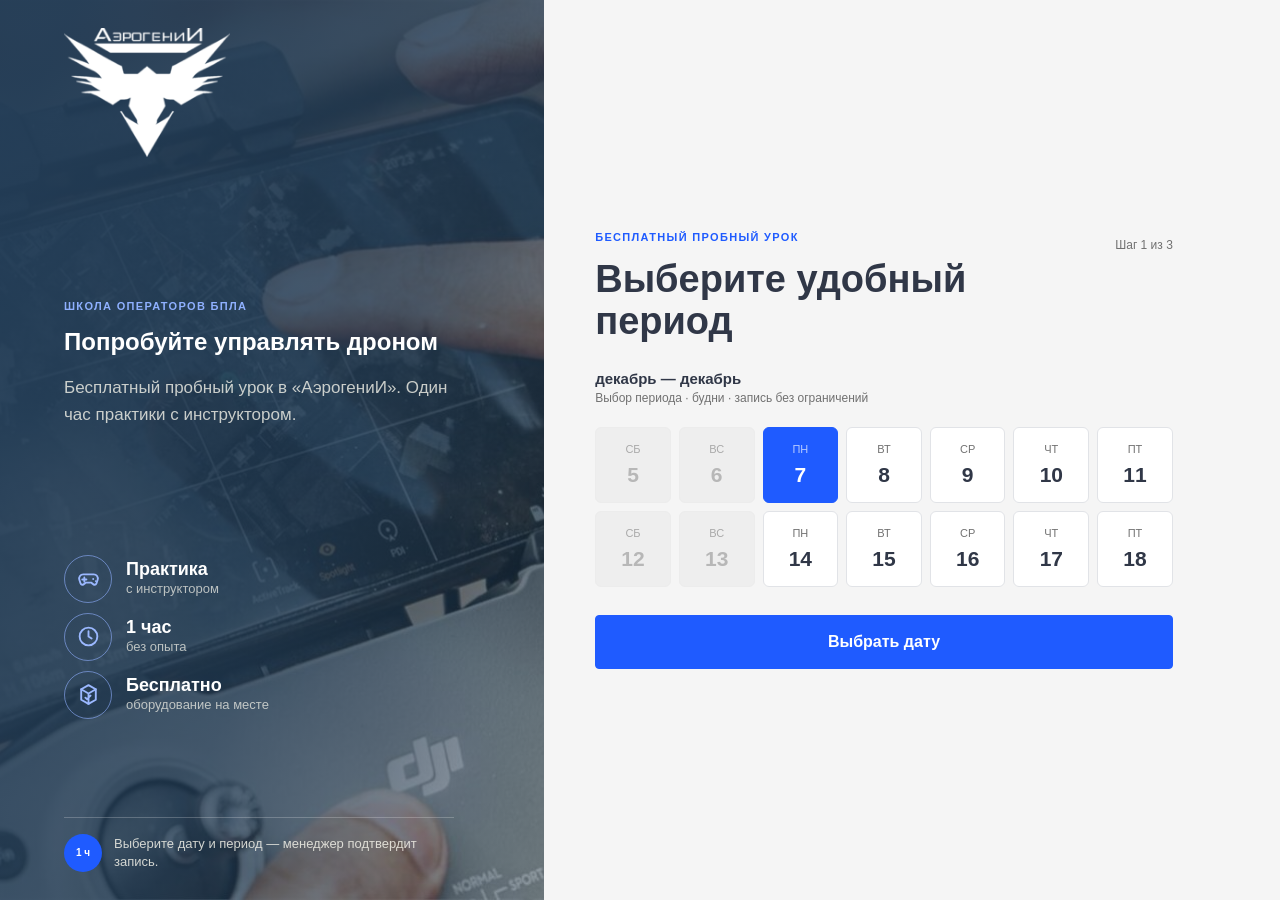
<file: index.html>
<!doctype html>
<html lang="ru">
  <head>
    <meta charset="UTF-8" />
    <meta name="viewport" content="width=device-width, initial-scale=1" />
    <meta name="description" content="Запись на бесплатный пробный урок по управлению дроном в школе «АэрогениИ»." />
    <title>Запись на пробный урок | АэрогениИ</title>
    <link rel="preload" as="image" href="./hero-source.jpg" />
    <link rel="stylesheet" href="./styles.css" />
  </head>
  <body>
    <main class="booking-shell">
      <section class="intro">
        <a class="brand" href="https://airo-site-kirov.ru/" aria-label="АэрогениИ">
          <img class="brand-logo" src="./logo.png" alt="АэрогениИ" decoding="async" />
        </a>
        <div class="intro-copy">
          <p class="eyebrow">Школа операторов БПЛА</p>
          <h1>Попробуйте управлять дроном</h1>
          <p class="lead">Бесплатный пробный урок в «АэрогениИ». Один час практики с инструктором.</p>
        </div>
        <div class="intro-benefits" aria-label="Преимущества пробного урока">
          <div class="benefit">
            <span class="benefit-icon" aria-hidden="true">
              <svg viewBox="0 0 24 24" role="img">
                <path d="M7 8h10a4 4 0 0 1 3.8 5.2l-1.1 3.4a2 2 0 0 1-3.5.6L14.8 16H9.2l-1.4 1.2a2 2 0 0 1-3.5-.6l-1.1-3.4A4 4 0 0 1 7 8Z"></path>
                <path d="M8 11v4M6 13h4M16.5 12.5h.01M19 14.5h.01"></path>
              </svg>
            </span>
            <span class="benefit-copy"><strong>Практика</strong><small>с инструктором</small></span>
          </div>
          <div class="benefit">
            <span class="benefit-icon" aria-hidden="true">
              <svg viewBox="0 0 24 24" role="img">
                <circle cx="12" cy="12" r="8.5"></circle>
                <path d="M12 7v5l3 2"></path>
              </svg>
            </span>
            <span class="benefit-copy"><strong>1 час</strong><small>без опыта</small></span>
          </div>
          <div class="benefit">
            <span class="benefit-icon" aria-hidden="true">
              <svg viewBox="0 0 24 24" role="img">
                <path d="m12 3 7 4v10l-7 4-7-4V7l7-4Z"></path>
                <path d="m5 7 7 4 7-4M12 11v10M9 15l1.5 1.5L14 13"></path>
              </svg>
            </span>
            <span class="benefit-copy"><strong>Бесплатно</strong><small>оборудование на месте</small></span>
          </div>
        </div>
        <div class="intro-note">
          <span class="note-icon" aria-hidden="true">1 ч</span>
          <span>Выберите дату и период — менеджер подтвердит запись.</span>
        </div>
      </section>

      <section class="booking-panel" aria-labelledby="booking-title">
        <div class="panel-header">
          <div>
            <p class="section-kicker">Бесплатный пробный урок</p>
            <h2 id="booking-title">Выберите удобный период</h2>
          </div>
          <span class="step-count" id="step-label">Шаг 1 из 3</span>
        </div>

        <div id="date-view">
          <div class="date-toolbar">
            <div>
              <p class="date-range" id="date-range">Выберите будний день</p>
          <p class="muted">Выбор периода · будни · запись без ограничений</p>
            </div>
          </div>
          <div class="date-list" id="date-list" role="listbox" aria-label="Дни пробных уроков"></div>
          <button class="primary-button" id="date-continue-button" type="button">Выбрать дату</button>
        </div>

        <div id="time-view" hidden>
          <button class="back-button" id="back-to-date-button" type="button">← Вернуться к выбору даты</button>
          <div class="selected-slot selected-date" id="selected-date"></div>
          <p class="muted time-hint">Выберите удобный период на выбранную дату</p>
          <div class="slot-list" id="slot-list" aria-live="polite"></div>
          <button class="primary-button" id="time-continue-button" type="button" disabled>Выбрать период</button>
        </div>

        <form id="booking-form" hidden>
          <button class="back-button" id="back-button" type="button">← Вернуться к выбору периода</button>
          <div class="selected-slot" id="selected-slot"></div>
          <p class="form-assurance">Оставьте номер телефона — менеджер подтвердит запись и ответит на вопросы.</p>
          <label>
            Как вас зовут
            <input name="client_name" type="text" autocomplete="name" placeholder="Введите имя" maxlength="120" required />
          </label>
          <label>
            Телефон для подтверждения
            <input name="phone" type="tel" autocomplete="tel" placeholder="+7 (___) ___-__-__" maxlength="40" required />
          </label>
          <label>
            Для чего хотите освоить дроны?
            <select name="interest" required>
              <option value="" selected disabled>Выберите, что вам ближе</option>
              <option value="Сельское хозяйство">Сельское хозяйство</option>
              <option value="Геодезия и картография">Геодезия и картография</option>
              <option value="Поисково-спасательные работы">Поисково-спасательные работы</option>
              <option value="Энергетика">Энергетика</option>
              <option value="Кино и медиа">Кино и медиа</option>
              <option value="Безопасность">Безопасность</option>
              <option value="Профессия оператора БПЛА">Профессия оператора БПЛА</option>
              <option value="FPV и сборка дронов">FPV и сборка дронов</option>
              <option value="Для себя и хобби">Для себя и хобби</option>
              <option value="Пока не определился">Пока не определился</option>
            </select>
          </label>
          <label class="consent">
            <input id="consent-checkbox" name="consent" type="checkbox" required />
            <span>Соглашаюсь на обработку персональных данных</span>
          </label>
          <p class="consent-hint" id="consent-hint">Чтобы записаться, подтвердите согласие на обработку персональных данных.</p>
          <input class="honeypot" name="website" tabindex="-1" autocomplete="off" />
          <p class="form-error" id="form-error" role="alert"></p>
          <button class="primary-button" id="submit-booking-button" type="submit" disabled>Подтвердить запись</button>
        </form>

        <div class="success-state" id="success-state" hidden>
          <div class="success-icon" aria-hidden="true">✓</div>
          <p class="section-kicker">Запись подтверждена</p>
          <h2>Ждём вас на пробном уроке</h2>
          <p id="success-copy"></p>
          <a class="secondary-button calendar-link" id="google-calendar-link" href="#" target="_blank" rel="noopener">
            <svg viewBox="0 0 24 24" aria-hidden="true">
              <rect x="3.5" y="5" width="17" height="15" rx="2"></rect>
              <path d="M16 3v4M8 3v4M3.5 9h17M12 12v5M9.5 14.5h5"></path>
            </svg>
            Добавить в Google Calendar
          </a>
          <a class="secondary-button" href="https://airo-site-kirov.ru/">Вернуться на сайт</a>
        </div>
      </section>
    </main>
    <script src="./app.js"></script>
  </body>
</html>
</file>
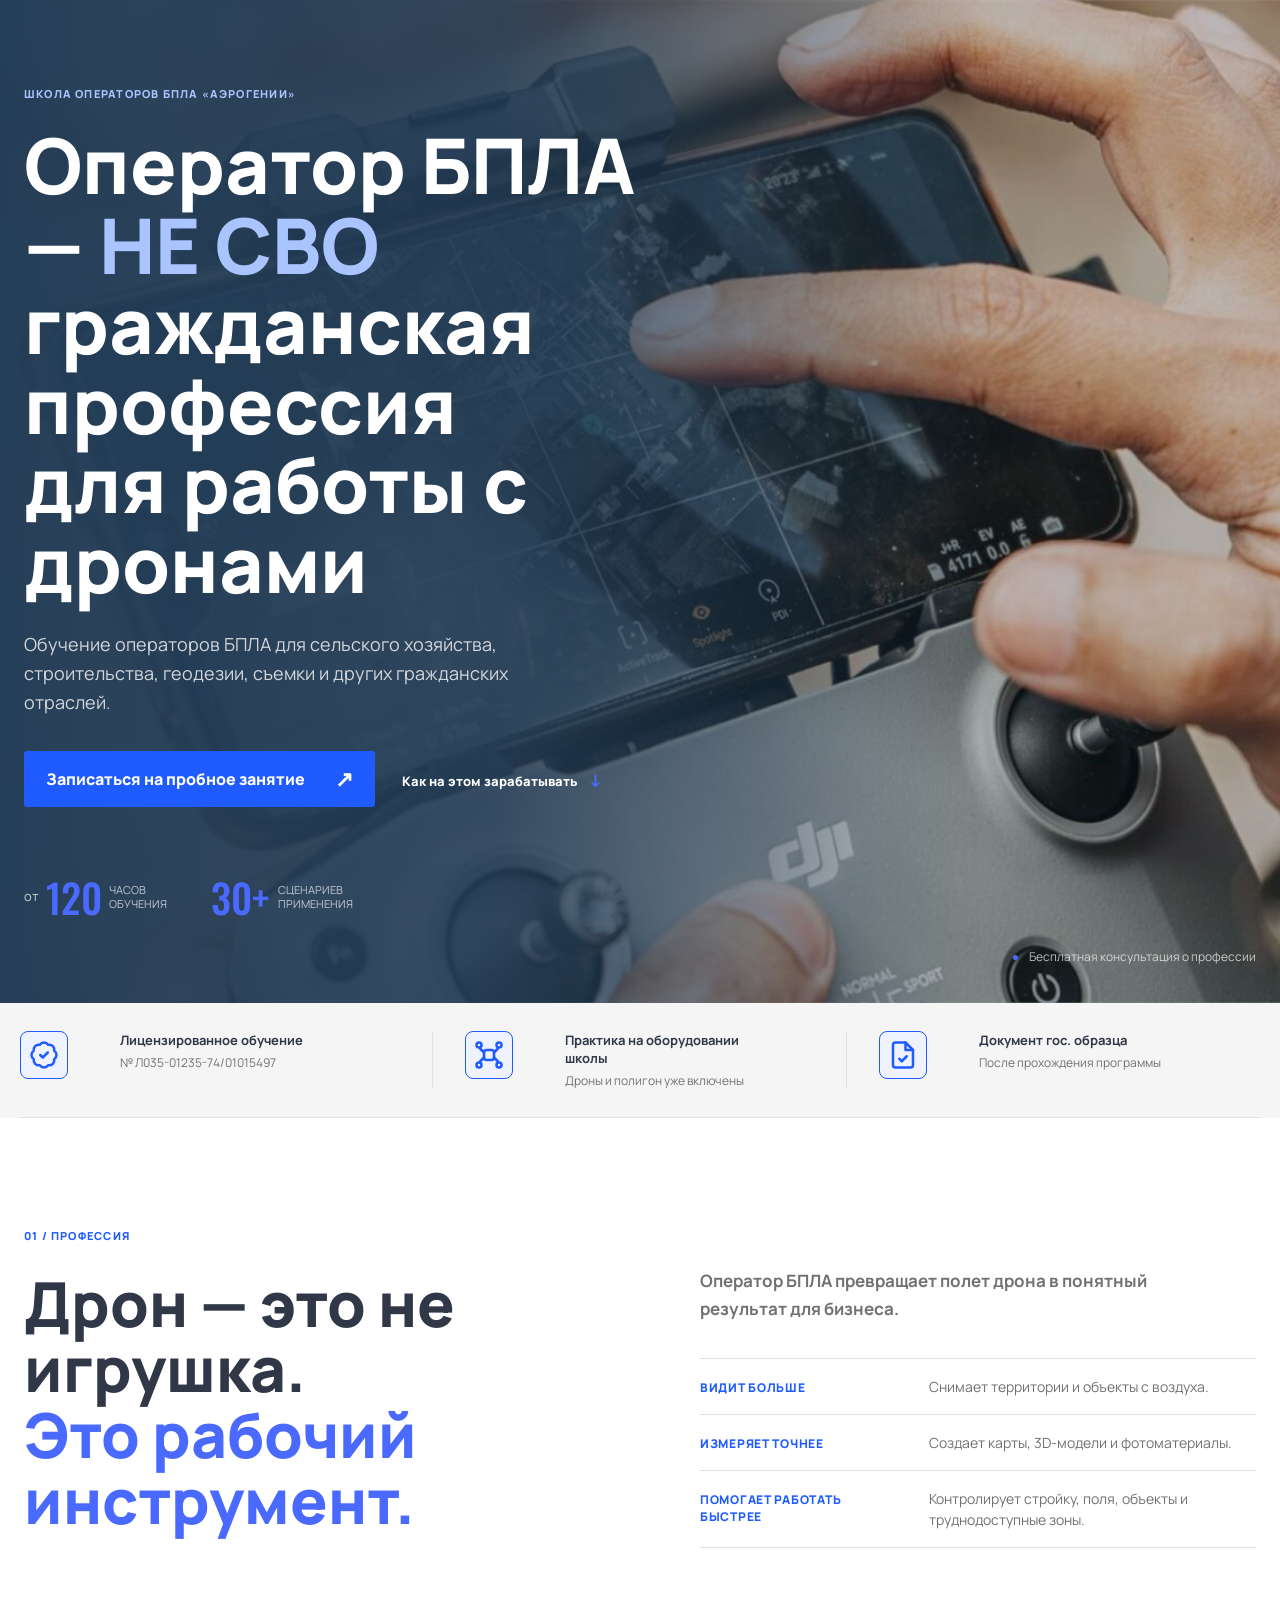
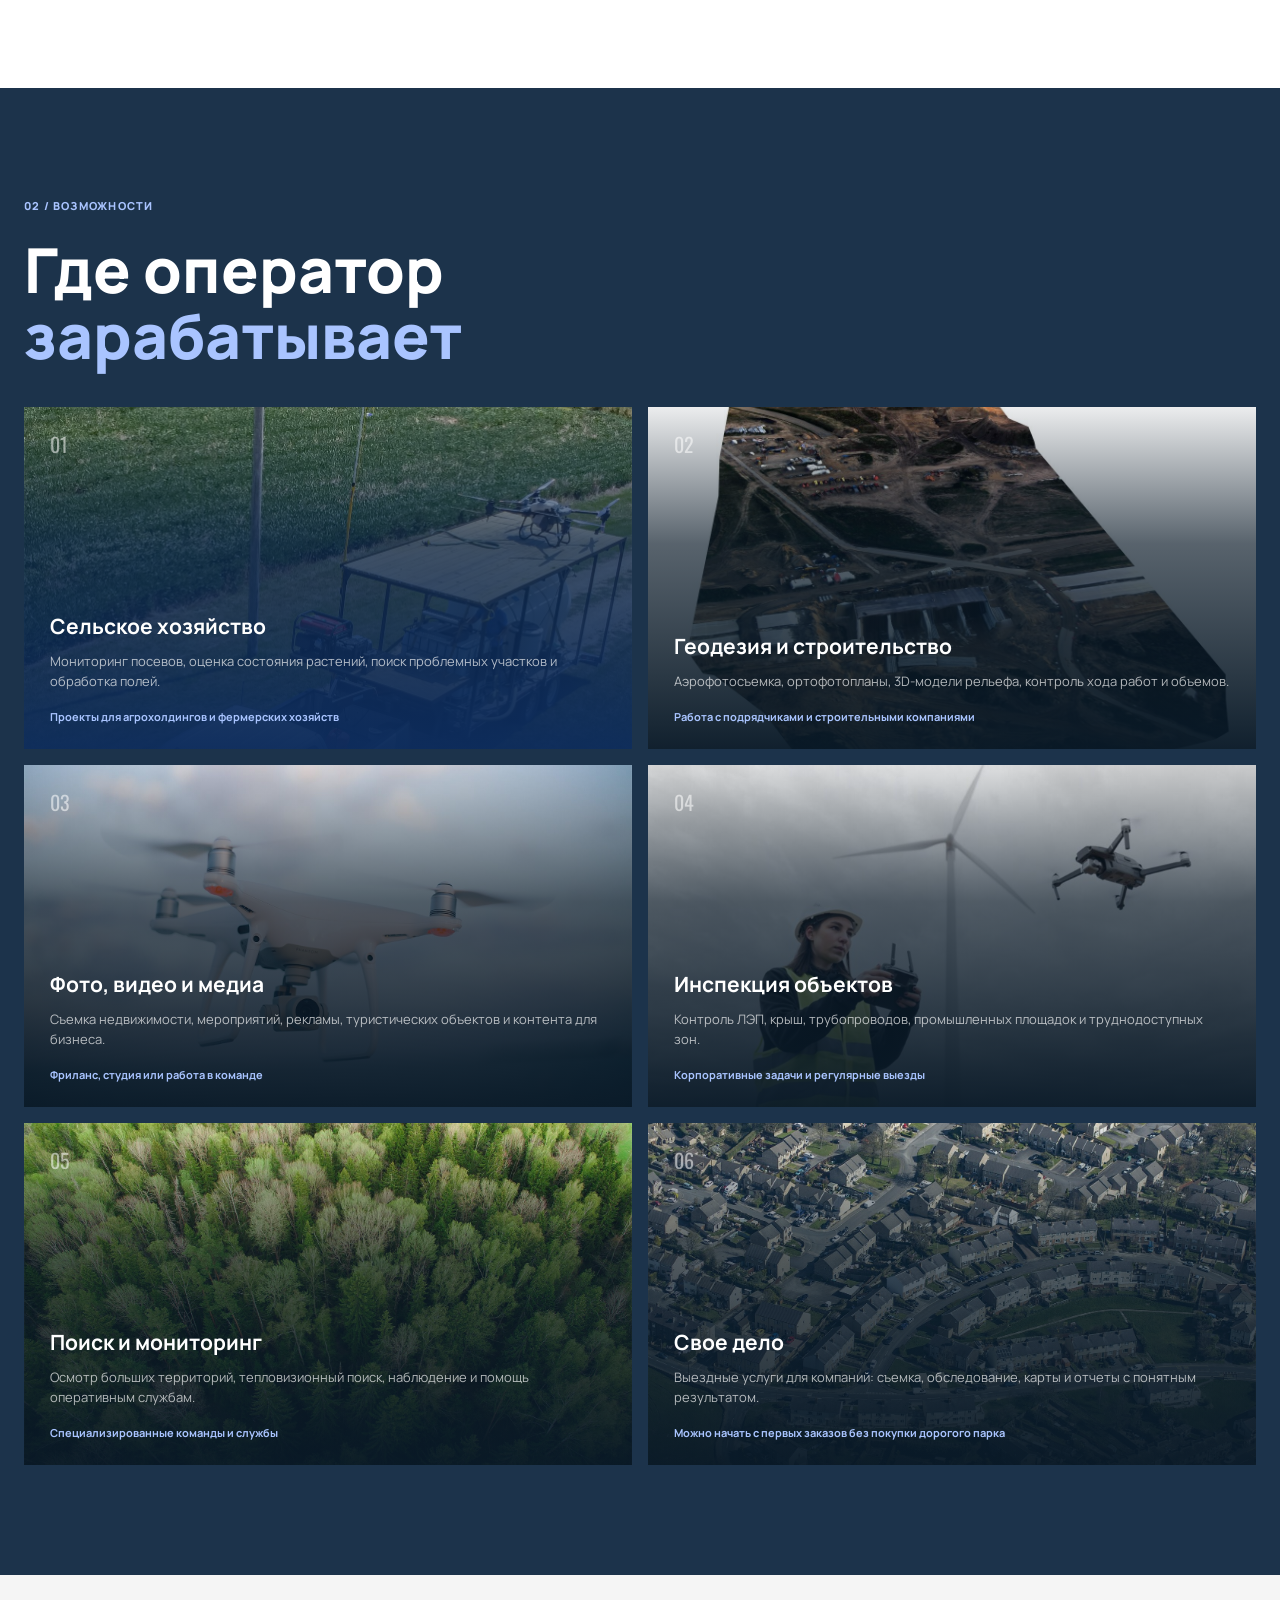
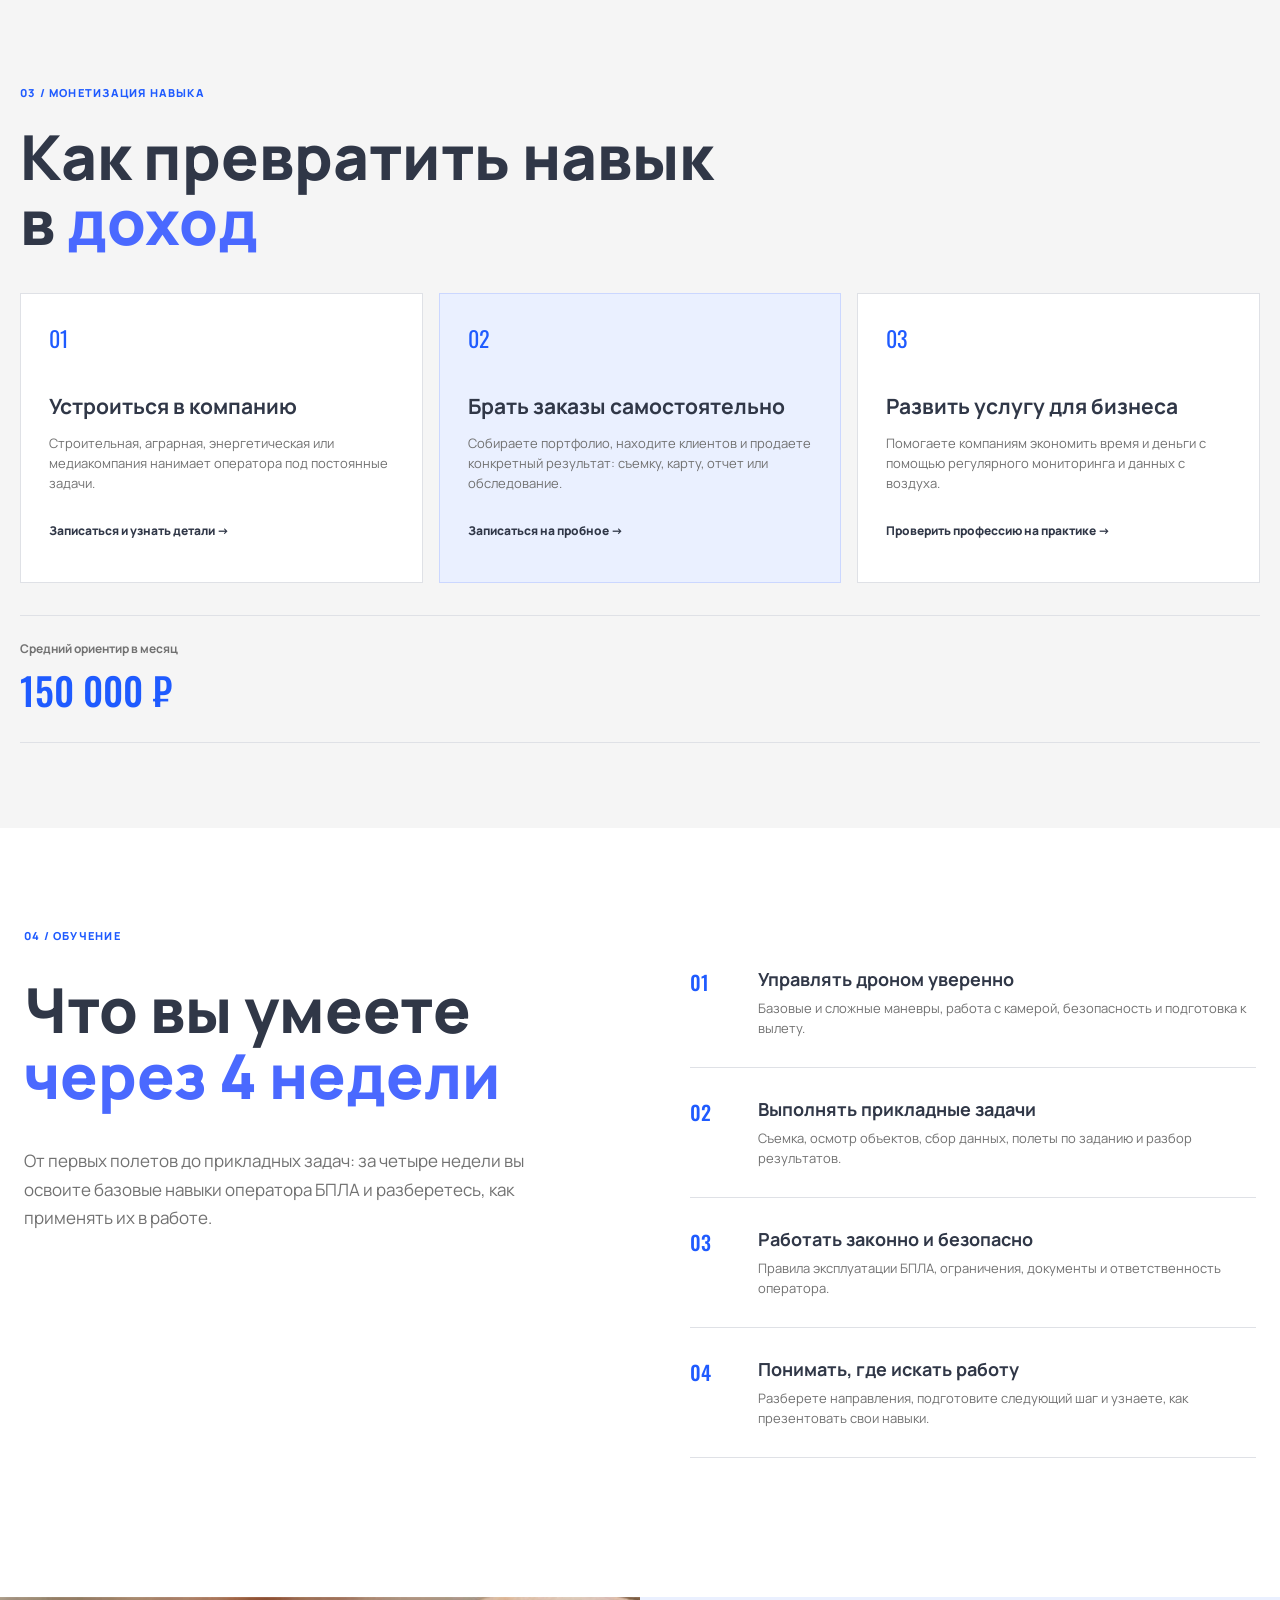
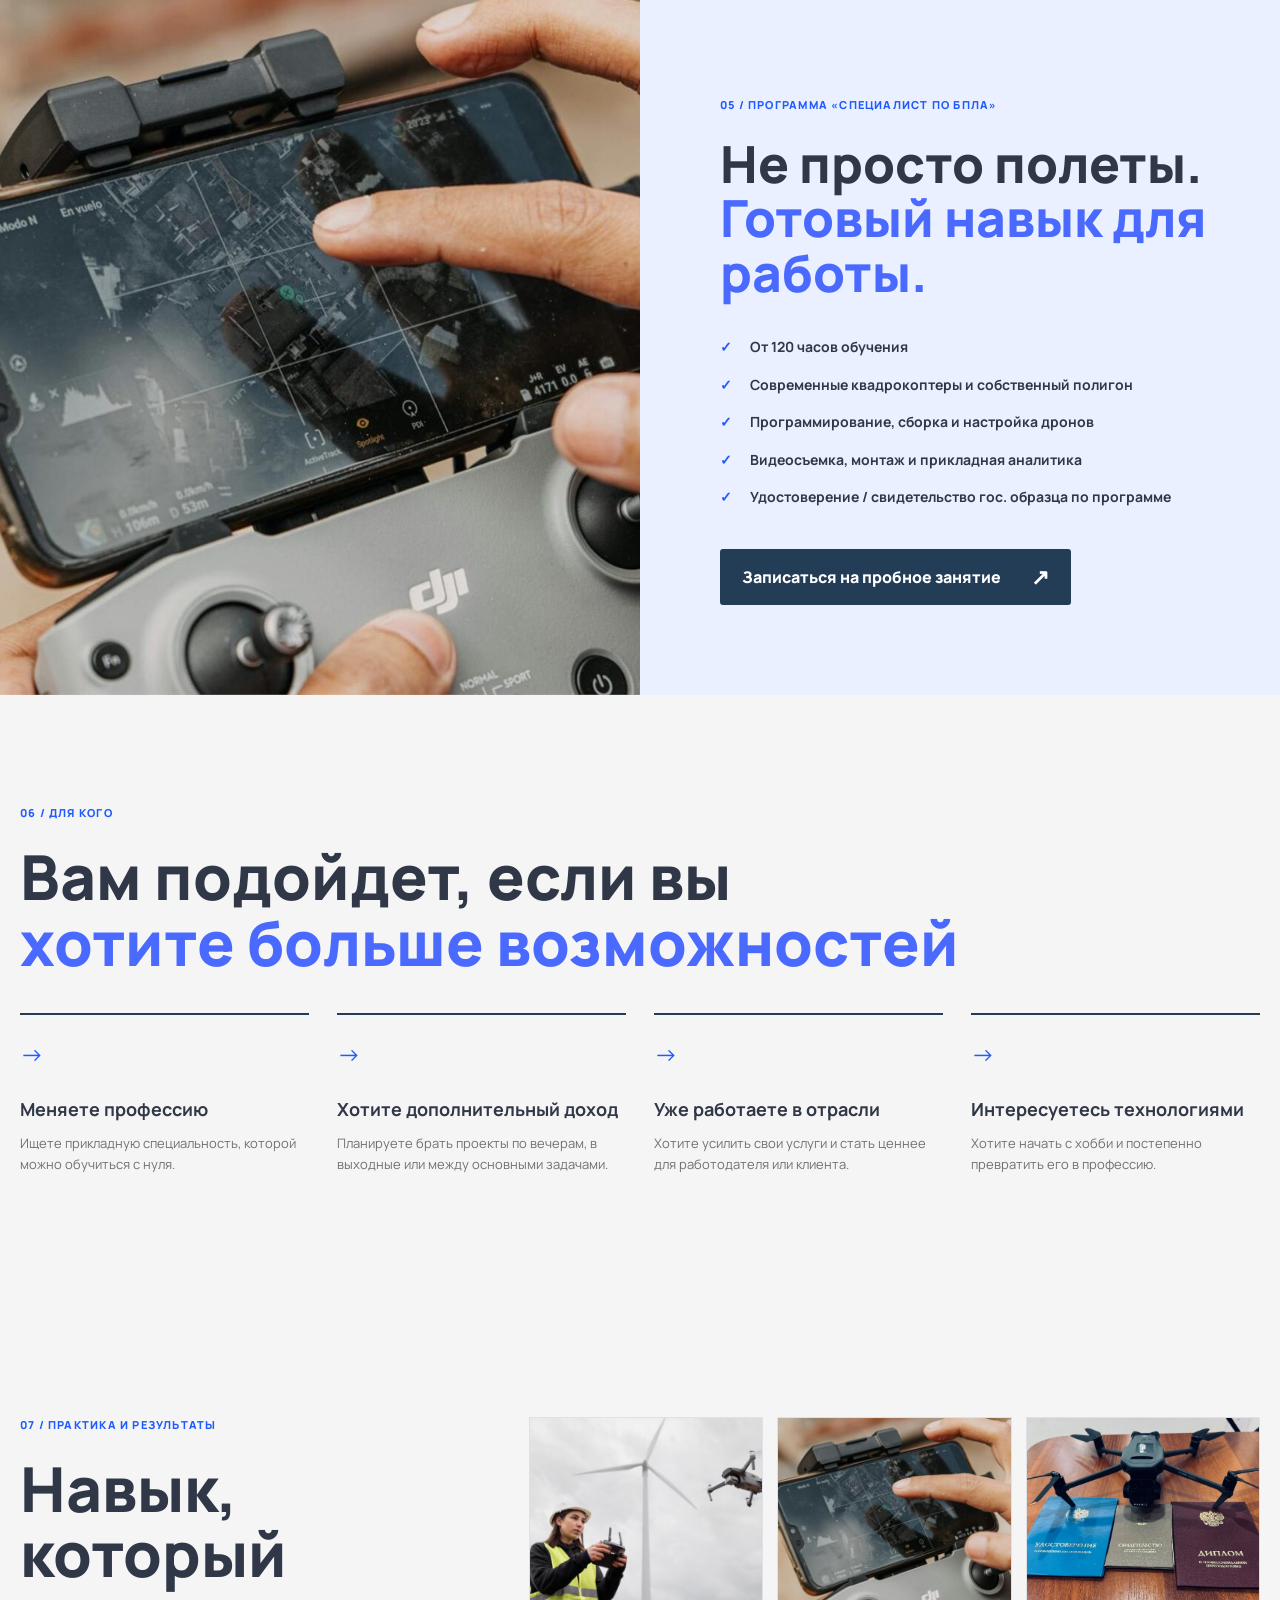
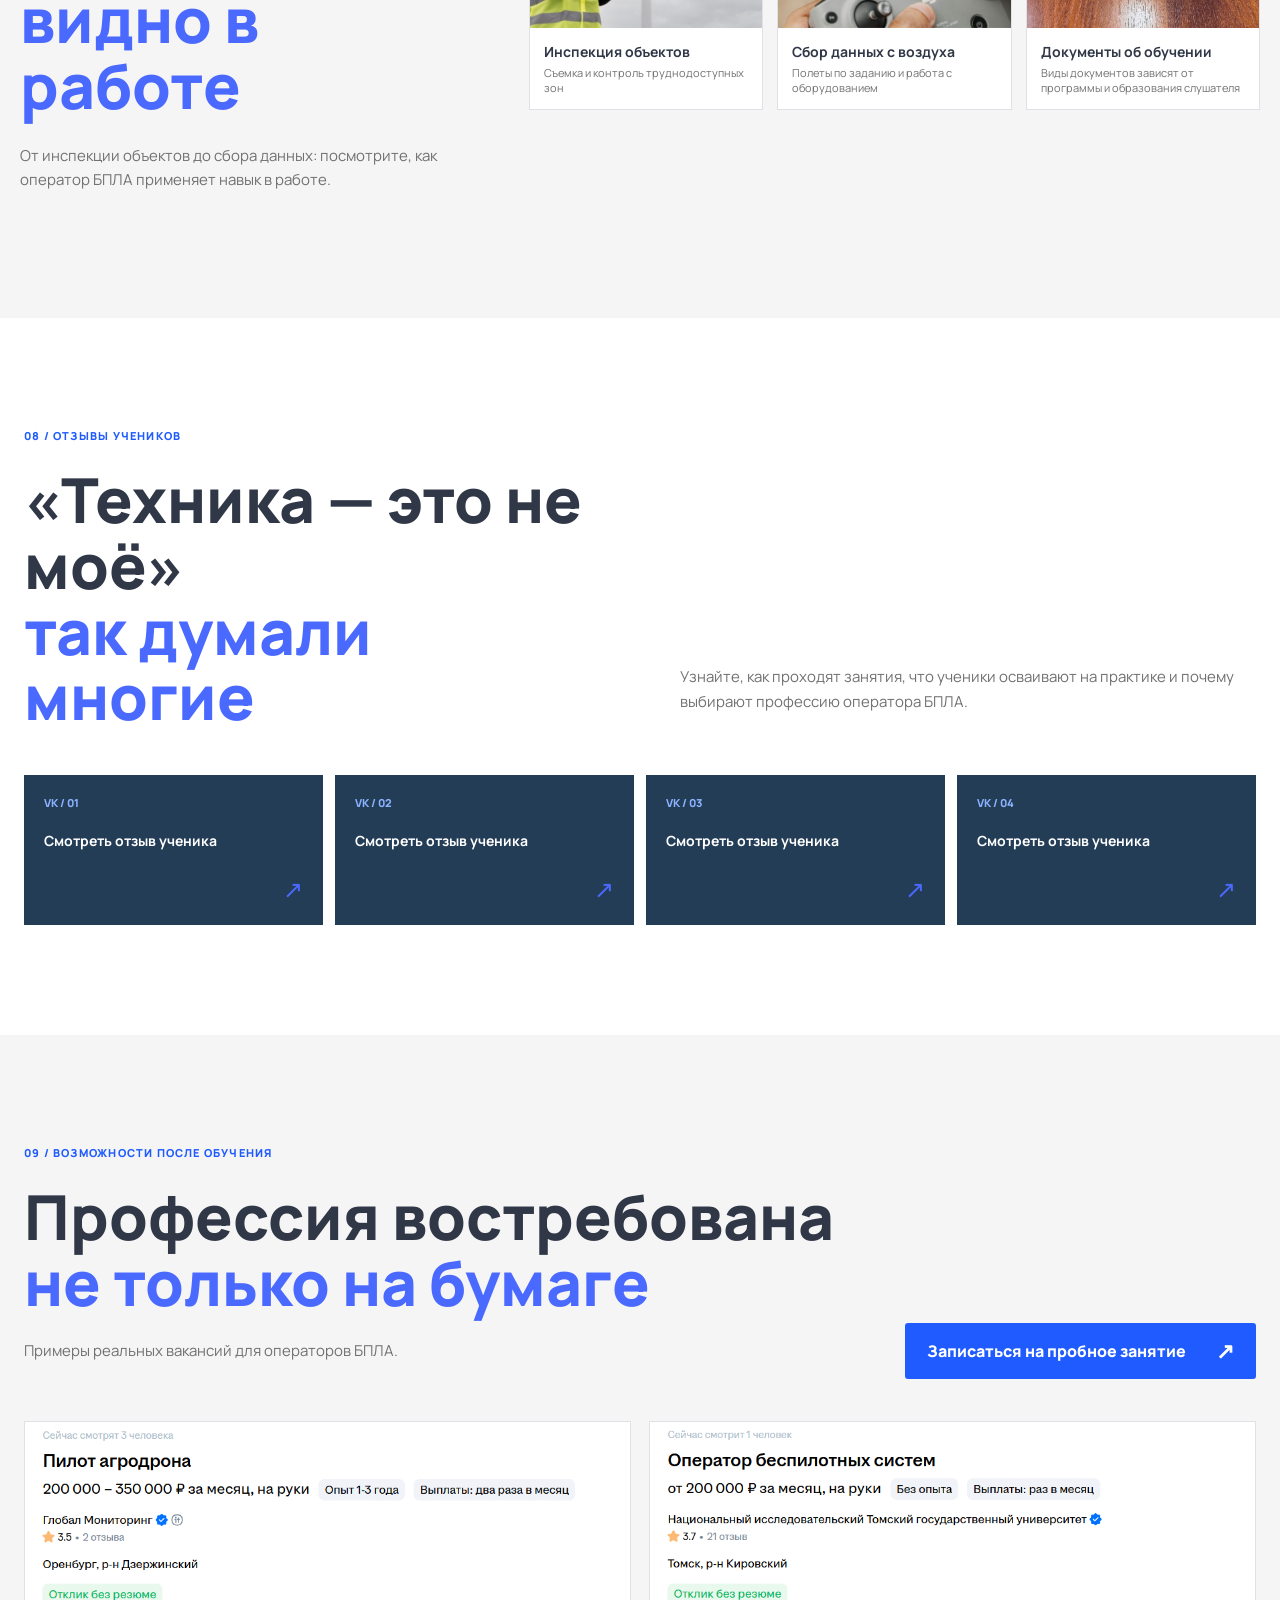
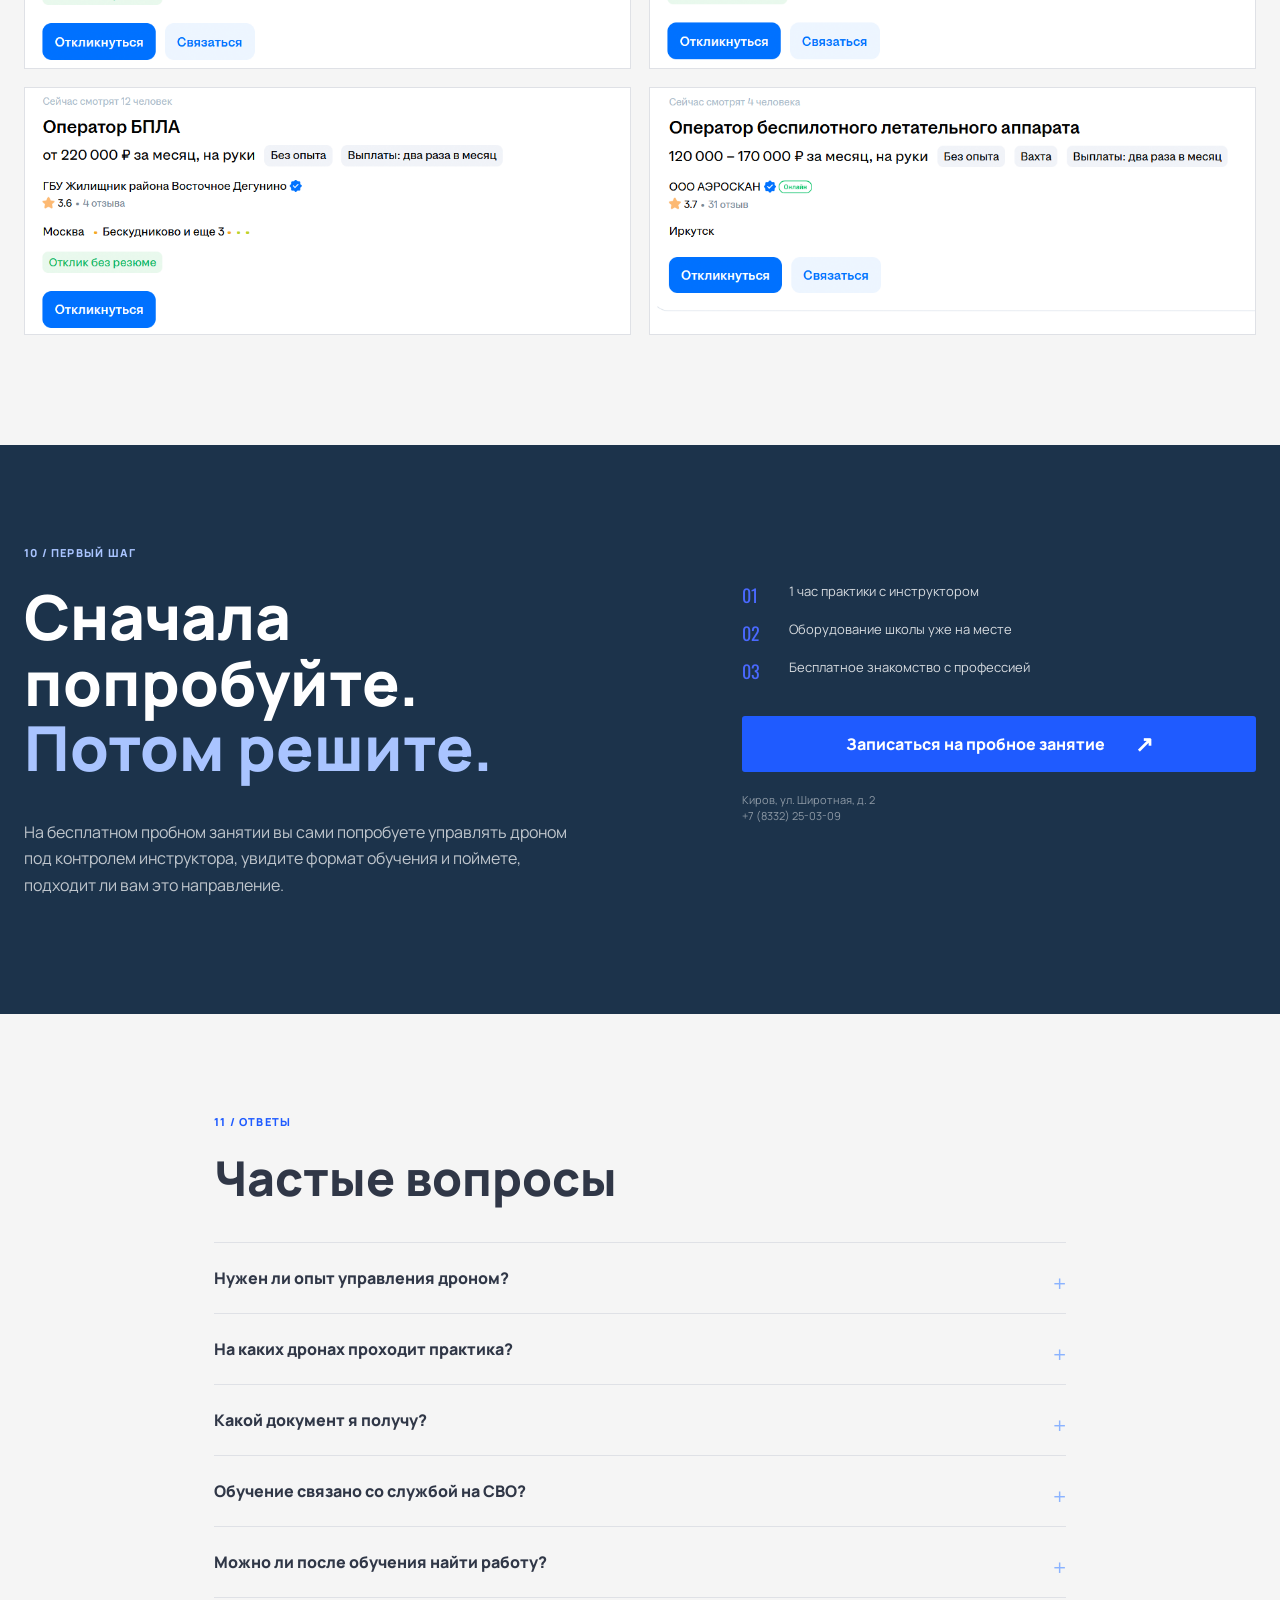
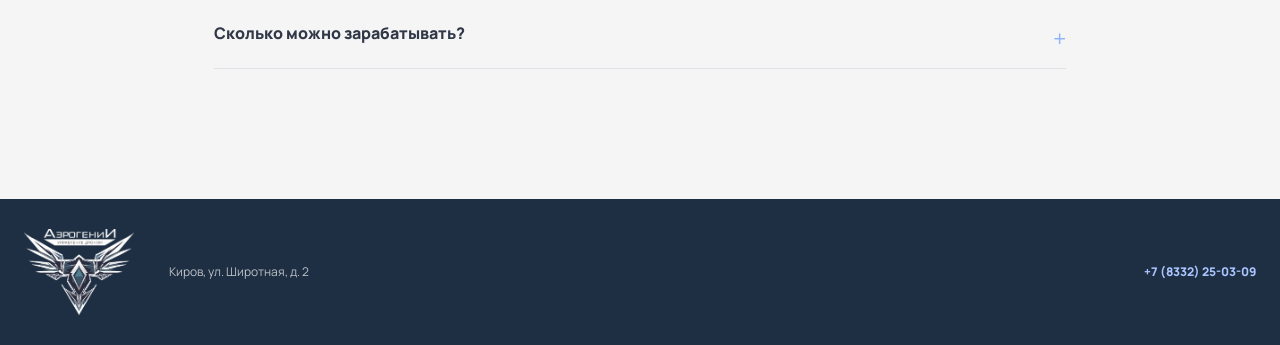
<file: profession/index.html>
<!doctype html>
<html lang="ru">
  <head>
    <meta charset="UTF-8" />
    <meta name="viewport" content="width=device-width, initial-scale=1" />
    <meta name="description" content="Получите новую гражданскую профессию оператора БПЛА в школе АэрогениИ: практика на реальных дронах, документ гос. образца и применение навыка в сельском хозяйстве, строительстве и других отраслях." />
    <meta property="og:title" content="Новая профессия: оператор БПЛА" />
    <meta property="og:description" content="Оператор БПЛА — это гражданская профессия, не СВО. Освойте применение дронов в работе и бизнесе." />
    <meta property="og:image" content="./hero-source.jpg" />
    <title>Оператор БПЛА: новая профессия за 4 недели | АэрогениИ</title>
    <link rel="preload" as="image" href="./hero-source.jpg" />
    <link rel="preconnect" href="https://fonts.googleapis.com" />
    <link rel="preconnect" href="https://fonts.gstatic.com" crossorigin />
    <link href="https://fonts.googleapis.com/css2?family=Manrope:wght@400;500;600;700;800&family=Oswald:wght@500;600&display=swap" rel="stylesheet" />
    <link rel="stylesheet" href="./styles.css" />
  </head>
  <body>
    <main>
      <section class="hero">
        <div class="hero-content">
          <p class="eyebrow">Школа операторов БПЛА «АэрогениИ»</p>
          <h1>Оператор БПЛА — <em>НЕ СВО</em><br />гражданская профессия<br />для работы с дронами</h1>
          <p class="hero-text">Обучение операторов БПЛА для сельского хозяйства, строительства, геодезии, съемки и других гражданских отраслей.</p>
          <div class="hero-actions"><a class="button button-primary" href="https://airo-site-kirov.ru/zapis">Записаться на пробное занятие <span>↗</span></a><a class="text-link" href="#earning">Как на этом зарабатывать <span>↓</span></a></div>
          <div class="hero-proof"><div class="hero-proof-hours"><small>от</small><strong>120</strong><span>часов<br />обучения</span></div><div><strong>30+</strong><span>сценариев<br />применения</span></div></div>
        </div>
        <div class="hero-note"><span>●</span> Бесплатная консультация о профессии</div>
      </section>
      <section class="trust-strip"><div><span class="trust-icon" aria-hidden="true"><svg viewBox="0 0 24 24" focusable="false"><path d="M3.85 8.62a4 4 0 0 1 4.78-4.77 4 4 0 0 1 6.74 0 4 4 0 0 1 4.78 4.78 4 4 0 0 1 0 6.74 4 4 0 0 1-4.77 4.78 4 4 0 0 1-6.74 0 4 4 0 0 1-4.78-4.77 4 4 0 0 1 0-6.76Z"></path><path d="m9 12 2 2 4-4"></path></svg></span><div><strong>Лицензированное обучение</strong><span>№ Л035-01235-74/01015497</span></div></div><div><span class="trust-icon" aria-hidden="true"><svg viewBox="0 0 24 24" focusable="false"><rect x="8" y="8" width="8" height="8" rx="2"></rect><path d="m8 10-3-3M16 10l3-3M8 14l-3 3M16 14l3 3"></path><circle cx="4" cy="4" r="2"></circle><circle cx="20" cy="4" r="2"></circle><circle cx="4" cy="20" r="2"></circle><circle cx="20" cy="20" r="2"></circle></svg></span><div><strong>Практика на оборудовании школы</strong><span>Дроны и полигон уже включены</span></div></div><div><span class="trust-icon" aria-hidden="true"><svg viewBox="0 0 24 24" focusable="false"><path d="M14 2H6a2 2 0 0 0-2 2v16a2 2 0 0 0 2 2h12a2 2 0 0 0 2-2V8Z"></path><path d="M14 2v6h6"></path><path d="m9 15 2 2 4-4"></path></svg></span><div><strong>Документ гос. образца</strong><span>После прохождения программы</span></div></div></section>
      <section class="section intro-section"><div class="section-label">01 / Профессия</div><div class="two-col"><div><h2>Дрон — это не игрушка.<br /><span>Это рабочий инструмент.</span></h2></div><div class="copy-large"><p class="intro-lead">Оператор БПЛА превращает полет дрона в понятный результат для бизнеса.</p><ul class="intro-points"><li><strong>Видит больше</strong><span>Снимает территории и объекты с воздуха.</span></li><li><strong>Измеряет точнее</strong><span>Создает карты, 3D-модели и фотоматериалы.</span></li><li><strong>Помогает работать быстрее</strong><span>Контролирует стройку, поля, объекты и труднодоступные зоны.</span></li></ul></div></div></section>
      <section class="section dark-section" id="earning"><div class="section-label">02 / Возможности</div><div class="section-heading-row"><h2>Где оператор<br /><em>зарабатывает</em></h2></div><div class="sector-grid">
        <article class="sector sector-featured"><img src="./sector-agriculture.jpg" alt="" aria-hidden="true" /><div class="sector-copy"><span class="sector-number">01</span><h3>Сельское хозяйство</h3><p>Мониторинг посевов, оценка состояния растений, поиск проблемных участков и обработка полей.</p><b>Проекты для агрохолдингов и фермерских хозяйств</b></div></article>
        <article class="sector"><img src="./sector-construction.jpg" alt="" aria-hidden="true" /><div class="sector-copy"><span class="sector-number">02</span><h3>Геодезия и строительство</h3><p>Аэрофотосъемка, ортофотопланы, 3D-модели рельефа, контроль хода работ и объемов.</p><b>Работа с подрядчиками и строительными компаниями</b></div></article>
        <article class="sector"><img src="./sector-media.jpg" alt="" aria-hidden="true" /><div class="sector-copy"><span class="sector-number">03</span><h3>Фото, видео и медиа</h3><p>Съемка недвижимости, мероприятий, рекламы, туристических объектов и контента для бизнеса.</p><b>Фриланс, студия или работа в команде</b></div></article>
        <article class="sector"><img src="./case1.JPEG" alt="" aria-hidden="true" /><div class="sector-copy"><span class="sector-number">04</span><h3>Инспекция объектов</h3><p>Контроль ЛЭП, крыш, трубопроводов, промышленных площадок и труднодоступных зон.</p><b>Корпоративные задачи и регулярные выезды</b></div></article>
        <article class="sector"><img src="./sector-monitoring.jpg" alt="" aria-hidden="true" /><div class="sector-copy"><span class="sector-number">05</span><h3>Поиск и мониторинг</h3><p>Осмотр больших территорий, тепловизионный поиск, наблюдение и помощь оперативным службам.</p><b>Специализированные команды и службы</b></div></article>
        <article class="sector"><img src="./sector-business.jpg" alt="" aria-hidden="true" /><div class="sector-copy"><span class="sector-number">06</span><h3>Свое дело</h3><p>Выездные услуги для компаний: съемка, обследование, карты и отчеты с понятным результатом.</p><b>Можно начать с первых заказов без покупки дорогого парка</b></div></article>
      </div></section>
      <section class="section earning-section"><div class="section-label">03 / Монетизация навыка</div><h2>Как превратить навык<br />в <span>доход</span></h2><div class="earning-grid">
        <div class="earning-card"><span>01</span><h3>Устроиться в компанию</h3><p>Строительная, аграрная, энергетическая или медиакомпания нанимает оператора под постоянные задачи.</p><a href="https://airo-site-kirov.ru/zapis">Записаться и узнать детали →</a></div>
        <div class="earning-card accent"><span>02</span><h3>Брать заказы самостоятельно</h3><p>Собираете портфолио, находите клиентов и продаете конкретный результат: съемку, карту, отчет или обследование.</p><a href="https://airo-site-kirov.ru/zapis">Записаться на пробное →</a></div>
        <div class="earning-card"><span>03</span><h3>Развить услугу для бизнеса</h3><p>Помогаете компаниям экономить время и деньги с помощью регулярного мониторинга и данных с воздуха.</p><a href="https://airo-site-kirov.ru/zapis">Проверить профессию на практике →</a></div>
      </div><div class="income-line"><div class="income-estimate"><span>Средний ориентир в месяц</span><strong>150 000 ₽</strong></div></div></section>
      <section class="section roadmap-section"><div class="section-label">04 / Обучение</div><div class="two-col"><div class="copy-large"><h2>Что вы умеете<br /><span>через 4 недели</span></h2><p>От первых полетов до прикладных задач: за четыре недели вы освоите базовые навыки оператора БПЛА и разберетесь, как применять их в работе.</p></div><div class="roadmap">
        <div class="roadmap-item"><b>01</b><div><h3>Управлять дроном уверенно</h3><p>Базовые и сложные маневры, работа с камерой, безопасность и подготовка к вылету.</p></div></div>
        <div class="roadmap-item"><b>02</b><div><h3>Выполнять прикладные задачи</h3><p>Съемка, осмотр объектов, сбор данных, полеты по заданию и разбор результатов.</p></div></div>
        <div class="roadmap-item"><b>03</b><div><h3>Работать законно и безопасно</h3><p>Правила эксплуатации БПЛА, ограничения, документы и ответственность оператора.</p></div></div>
        <div class="roadmap-item"><b>04</b><div><h3>Понимать, где искать работу</h3><p>Разберете направления, подготовите следующий шаг и узнаете, как презентовать свои навыки.</p></div></div>
      </div></div></section>
      <section class="section program-section"><div class="program-image"></div><div class="program-copy"><div class="section-label">05 / Программа «Специалист по БПЛА»</div><h2>Не просто полеты.<br /><span>Готовый навык для работы.</span></h2><ul class="check-list"><li>От 120 часов обучения</li><li>Современные квадрокоптеры и собственный полигон</li><li>Программирование, сборка и настройка дронов</li><li>Видеосъемка, монтаж и прикладная аналитика</li><li>Удостоверение / свидетельство гос. образца по программе</li></ul><a class="button button-dark" href="https://airo-site-kirov.ru/zapis">Записаться на пробное занятие <span>↗</span></a></div></section>
      <section class="section audience-section"><div class="section-label">06 / Для кого</div><h2>Вам подойдет, если вы<br /><span>хотите больше возможностей</span></h2><div class="audience-grid"><div><span>→</span><h3>Меняете профессию</h3><p>Ищете прикладную специальность, которой можно обучиться с нуля.</p></div><div><span>→</span><h3>Хотите дополнительный доход</h3><p>Планируете брать проекты по вечерам, в выходные или между основными задачами.</p></div><div><span>→</span><h3>Уже работаете в отрасли</h3><p>Хотите усилить свои услуги и стать ценнее для работодателя или клиента.</p></div><div><span>→</span><h3>Интересуетесь технологиями</h3><p>Хотите начать с хобби и постепенно превратить его в профессию.</p></div></div></section>
      <section class="proof-section">
        <div class="section proof-heading"><div class="section-label">07 / Практика и результаты</div><h2>Навык, который<br /><span>видно в работе</span></h2><p>От инспекции объектов до сбора данных: посмотрите, как оператор БПЛА применяет навык в работе.</p></div>
        <div class="proof-cases"><figure><img src="./case1.JPEG" alt="Оператор БПЛА выполняет инспекцию объекта" /><figcaption><b>Инспекция объектов</b><span>Съемка и контроль труднодоступных зон</span></figcaption></figure><figure><img src="./case2.JPEG" alt="Оператор управляет дроном с контроллера" /><figcaption><b>Сбор данных с воздуха</b><span>Полеты по заданию и работа с оборудованием</span></figcaption></figure><figure><img src="./training1.jpg" alt="Дрон и документы об обучении операторов БПЛА" /><figcaption><b>Документы об обучении</b><span>Виды документов зависят от программы и образования слушателя</span></figcaption></figure></div>
      </section>
      <section class="section review-section"><div class="section-label">08 / Отзывы учеников</div><div class="review-intro"><h2>«Техника — это не моё»<br /><span>так думали многие</span></h2><p>Узнайте, как проходят занятия, что ученики осваивают на практике и почему выбирают профессию оператора БПЛА.</p></div><div class="review-grid"><a href="https://vk.com/video-100880001_456239109" target="_blank" rel="noopener"><span>VK / 01</span><b>Смотреть отзыв ученика</b><i>↗</i></a><a href="https://vk.com/video-100880001_456239110" target="_blank" rel="noopener"><span>VK / 02</span><b>Смотреть отзыв ученика</b><i>↗</i></a><a href="https://vk.com/video-100880001_456239111" target="_blank" rel="noopener"><span>VK / 03</span><b>Смотреть отзыв ученика</b><i>↗</i></a><a href="https://vk.com/video-100880001_456239112" target="_blank" rel="noopener"><span>VK / 04</span><b>Смотреть отзыв ученика</b><i>↗</i></a></div></section>
      <section class="section vacancy-section"><div class="section-label">09 / Возможности после обучения</div><div class="vacancy-heading"><div><h2>Профессия востребована<br /><span>не только на бумаге</span></h2><p>Примеры реальных вакансий для операторов БПЛА.</p></div><a class="button button-primary" href="https://airo-site-kirov.ru/zapis">Записаться на пробное занятие <span>↗</span></a></div><div class="vacancy-gallery">
        <figure><img src="./vacancy-1.png" alt="Вакансия пилота агродрона с зарплатой 200 000–350 000 рублей" /></figure>
        <figure><img src="./vacancy-2.png" alt="Вакансия оператора беспилотных систем" /></figure>
        <figure><img src="./vacancy-3.png" alt="Вакансия оператора БПЛА" /></figure>
        <figure><img src="./vacancy-4.png" alt="Вакансия оператора беспилотного летательного аппарата" /></figure>
      </div></section>
      <section class="trial-section"><div><div class="section-label">10 / Первый шаг</div><h2>Сначала попробуйте.<br /><span>Потом решите.</span></h2><p>На бесплатном пробном занятии вы сами попробуете управлять дроном под контролем инструктора, увидите формат обучения и поймете, подходит ли вам это направление.</p></div><div class="trial-action"><div class="trial-points"><span>01</span>1 час практики с инструктором<span>02</span>Оборудование школы уже на месте<span>03</span>Бесплатное знакомство с профессией</div><a class="button button-primary" href="https://airo-site-kirov.ru/zapis">Записаться на пробное занятие <span>↗</span></a><small>Киров, ул. Широтная, д. 2<br />+7 (8332) 25-03-09</small></div></section>
      <section class="faq-section"><div class="section-label">11 / Ответы</div><h2>Частые вопросы</h2><div class="faq-list"><details><summary>Нужен ли опыт управления дроном?</summary><p>Нет. Программа рассчитана на обучение с нуля: сначала вы осваиваете базовое управление, затем переходите к практическим сценариям.</p></details><details><summary>На каких дронах проходит практика?</summary><p>Школа предоставляет оборудование для занятий. Вы тренируетесь на современных БПЛА под контролем инструктора, поэтому не обязаны покупать дрон до начала обучения.</p></details><details><summary>Какой документ я получу?</summary><p>Документ зависит от выбранной программы и вашего базового образования. Специалист школы уточнит детали на консультации.</p></details><details><summary>Обучение связано со службой на СВО?</summary><p>Нет. Программа ориентирована на гражданские профессии и не является подготовкой для СВО. После обучения вы сами выбираете свой путь: можете работать в гражданских отраслях или, если захотите, отдельно рассмотреть службу на СВО.</p></details><details><summary>Можно ли после обучения найти работу?</summary><p>Да. Навык востребован в строительстве, сельском хозяйстве, геодезии, энергетике, медиа и корпоративной инспекции. На консультации разберем подходящие вам сценарии.</p></details><details><summary>Сколько можно зарабатывать?</summary><p>Доход зависит от специализации, количества проектов и региона. На рынке есть работа по найму, разовые заказы и собственные услуги. Мы поможем выбрать реалистичную траекторию старта.</p></details></div></section>
    </main>
    <footer class="site-footer"><img src="./brand-logo-source.png" alt="АэрогениИ" /><span>Киров, ул. Широтная, д. 2</span><a href="tel:+78332250309">+7 (8332) 25-03-09</a></footer>
    <div class="sticky-cta"><span>Готовы попробовать?</span><a href="https://airo-site-kirov.ru/zapis">Записаться на пробное <b>↗</b></a></div>
    <script>
      const sendFrameHeight = () => {
        if (window.parent !== window) {
          window.parent.postMessage(
            { type: "airo-landing-height", height: document.documentElement.scrollHeight },
            "*"
          );
        }
      };
      window.addEventListener("load", sendFrameHeight);
      window.addEventListener("resize", sendFrameHeight);
      new ResizeObserver(sendFrameHeight).observe(document.documentElement);
    </script>
  </body>
</html>
</file>
<file: styles.css>
:root {
  --ink: #303747;
  --muted: #717171;
  --cream: #f5f5f5;
  --paper: #ffffff;
  --line: #e1e3e7;
  --blue: #1f5bff;
  --blue-dark: #1646d4;
  --navy: #233d57;
  --orange: #ff8d4d;
  font-family: Arial, sans-serif;
  color: var(--ink);
  background: var(--cream);
}

* { box-sizing: border-box; }
body { margin: 0; min-width: 320px; background: var(--cream); }
button, input { font: inherit; }
button { cursor: pointer; }
[hidden] { display: none !important; }

.booking-shell {
  min-height: 100vh;
  display: grid;
  grid-template-columns: minmax(320px, 0.85fr) minmax(460px, 1.15fr);
  background: var(--cream);
}

.intro {
  position: relative;
  display: flex;
  flex-direction: column;
  justify-content: space-between;
  min-height: 760px;
  padding: 28px clamp(28px, 5vw, 72px);
  overflow: hidden;
  color: #ffffff;
  background:
    linear-gradient(115deg, rgba(35, 61, 87, .97) 8%, rgba(35, 61, 87, .78) 58%, rgba(35, 61, 87, .35)),
    url("./hero-source.jpg") center / cover;
}

.brand { position: relative; z-index: 1; display: inline-flex; align-items: center; width: fit-content; color: inherit; text-decoration: none; }
.brand-logo { display: block; width: 166px; height: auto; filter: brightness(0) invert(1); }
.intro-copy { position: relative; z-index: 1; max-width: 520px; padding: 44px 0 28px; }
.eyebrow, .section-kicker { margin: 0 0 16px; text-transform: uppercase; letter-spacing: .12em; font-size: 11px; font-weight: 800; }
.eyebrow { color: #8fb0ff; }
h1, h2, p { margin-top: 0; }
.lead { max-width: 390px; margin-bottom: 0; color: rgba(248, 247, 237, .78); font-size: 17px; line-height: 1.55; }
.intro-benefits { position: relative; z-index: 1; display: grid; gap: 10px; max-width: 410px; }
.benefit { display: flex; gap: 14px; align-items: center; color: rgba(248,247,237,.72); }
.benefit-icon { display: grid; place-items: center; flex: 0 0 48px; width: 48px; height: 48px; border: 1px solid rgba(143,176,255,.6); border-radius: 50%; color: #9bb8ff; }
.benefit-icon svg, .calendar-link svg { width: 25px; height: 25px; fill: none; stroke: currentColor; stroke-linecap: round; stroke-linejoin: round; stroke-width: 1.8; }
.benefit-copy { display: grid; gap: 2px; }
.benefit strong { color: #ffffff; font-size: 18px; line-height: 1.15; }
.benefit small { color: rgba(248,247,237,.7); font-size: 13px; line-height: 1.3; }
.intro-note { position: relative; z-index: 1; display: flex; gap: 12px; align-items: center; max-width: 390px; padding-top: 16px; border-top: 1px solid rgba(255,255,255,.22); color: rgba(248,247,237,.82); font-size: 13px; line-height: 1.4; }
.note-icon, .success-icon { display: grid; place-items: center; border-radius: 50%; background: var(--blue); color: #ffffff; font-weight: 800; }
.note-icon { flex: 0 0 38px; width: 38px; height: 38px; font-size: 10px; }

.booking-panel { align-self: center; width: min(100%, 680px); padding: clamp(24px, 4vw, 56px); }
.panel-header { display: flex; align-items: flex-start; justify-content: space-between; gap: 24px; margin-bottom: 28px; }
.section-kicker { color: var(--blue); }
h2 { margin-bottom: 0; font-size: clamp(26px, 3vw, 38px); line-height: 1.1; letter-spacing: 0; }
.step-count { padding-top: 7px; color: var(--muted); font-size: 12px; white-space: nowrap; }
.date-toolbar { display: flex; align-items: center; gap: 18px; margin-bottom: 22px; }
.date-range { margin-bottom: 4px; font-size: 15px; font-weight: 800; }
.muted { margin: 0; color: var(--muted); font-size: 12px; }
.back-button { border: 0; background: transparent; color: var(--blue); }
.date-list { display: grid; grid-template-columns: repeat(7, 1fr); gap: 8px; margin-bottom: 28px; }
.date-option { min-height: 76px; padding: 10px 6px; border: 1px solid var(--line); border-radius: 6px; background: var(--paper); color: var(--ink); }
.date-option span { display: block; }
.date-option .weekday { margin-bottom: 8px; color: var(--muted); font-size: 11px; text-transform: uppercase; }
.date-option .day { font-size: 21px; font-weight: 800; }
.date-option.selected { border-color: var(--blue); background: var(--blue); color: white; }
.date-option.selected .weekday { color: rgba(255,255,255,.68); }
.date-option.weekend { border-color: #ececec; background: #eeeeee; color: #b7b7b7; cursor: not-allowed; }
.date-option.weekend .weekday { color: #a9a9a9; }
.slot-list { display: grid; grid-template-columns: repeat(2, 1fr); gap: 10px; min-height: 56px; margin-bottom: 24px; }
.slot-option { display: grid; gap: 6px; min-height: 84px; padding: 14px 10px; border: 1px solid var(--line); border-radius: 5px; background: var(--paper); color: var(--ink); font-weight: 700; }
.slot-option strong { font-size: 14px; }
.slot-option span { color: var(--muted); font-size: 13px; font-weight: 600; }
.slot-option.unavailable { border-color: #ececec; background: #eeeeee; color: #b7b7b7; cursor: not-allowed; }
.slot-option.unavailable span { color: #a9a9a9; }
.slot-option:hover, .slot-option.selected { border-color: var(--blue); background: #edf2ff; }
.primary-button, .secondary-button { display: inline-flex; align-items: center; justify-content: center; min-height: 54px; padding: 0 24px; border-radius: 4px; font-weight: 800; text-decoration: none; }
.primary-button { width: 100%; border: 1px solid var(--blue); background: var(--blue); color: white; }
.primary-button:hover { background: var(--blue-dark); }
.primary-button:disabled { opacity: .42; cursor: default; }
.secondary-button { margin-top: 22px; border: 1px solid var(--blue); color: var(--blue); }
.back-button { margin-bottom: 28px; padding: 0; font-size: 13px; font-weight: 700; }
.selected-date { margin-bottom: 8px; color: var(--ink); font-size: 20px; font-weight: 800; }
.time-hint { margin-bottom: 18px; }
.form-assurance { margin: -2px 0 22px; color: var(--muted); font-size: 12px; line-height: 1.5; }
label { display: block; margin-bottom: 20px; color: var(--ink); font-size: 13px; font-weight: 700; }
input[type="text"], input[type="tel"], select { display: block; width: 100%; height: 52px; margin-top: 8px; padding: 0 15px; border: 1px solid var(--line); border-radius: 4px; outline: none; background: var(--paper); color: var(--ink); }
input:focus { border-color: var(--blue); box-shadow: 0 0 0 3px rgba(31,91,255,.12); }
.consent { display: flex; gap: 10px; align-items: flex-start; color: var(--muted); font-size: 12px; font-weight: 500; line-height: 1.45; }
.consent input { accent-color: var(--blue); margin-top: 2px; }
.consent-hint { margin: -2px 0 10px 28px; color: #b94d3d; font-size: 12px; line-height: 1.4; }
.honeypot { position: absolute; left: -9999px; opacity: 0; }
.form-error { min-height: 20px; margin: 0 0 8px; color: #b94d3d; font-size: 12px; }
.success-state { text-align: center; }
.success-icon { width: 58px; height: 58px; margin: 0 auto 24px; font-size: 23px; }
.success-state h2 { margin-bottom: 16px; }
.success-state p:not(.section-kicker) { color: var(--muted); line-height: 1.65; }
.calendar-link { display: inline-flex; align-items: center; justify-content: center; gap: 8px; width: 100%; margin: 4px 0 18px; text-decoration: none; }
.calendar-link svg { width: 17px; height: 17px; }

@media (max-width: 800px) {
  .booking-shell { display: block; }
  .intro { min-height: 0; padding: 22px 24px 28px; }
  .intro-copy { padding: 34px 0 22px; }
  h1 { font-size: clamp(40px, 12vw, 62px); }
  .lead { font-size: 15px; }
  .intro-note { padding-top: 18px; }
  .intro-benefits { gap: 12px; }
  .booking-panel { width: 100%; padding: 32px 24px 44px; }
}

@media (max-width: 430px) {
  .panel-header { gap: 12px; margin-bottom: 24px; }
  .step-count { font-size: 11px; }
  .date-list { grid-template-columns: repeat(7, minmax(38px, 1fr)); gap: 4px; }
  .date-option { min-height: 70px; padding-inline: 2px; }
  .date-option .day { font-size: 18px; }
  .slot-list { grid-template-columns: 1fr; }
}
</file>
<file: profession/styles.css>
:root{--ink:#17232b;--muted:#65727a;--paper:#f4f6f1;--white:#fff;--line:#dbe1dc;--lime:#c4e536;--lime-dark:#9fbe20;--dark:#172b2e;--orange:#ef713f;font-family:"Manrope",Arial,sans-serif;color:var(--ink);background:var(--paper)}*{box-sizing:border-box}html{scroll-behavior:smooth}body{margin:0;min-width:320px;background:var(--paper);font-size:16px}a{color:inherit}button,input,select{font:inherit}.site-header{height:86px;display:flex;align-items:center;gap:38px;padding:0 max(24px,calc((100% - 1240px)/2));background:var(--white);border-bottom:1px solid var(--line)}.brand img{display:block;width:132px;height:auto}.header-phone{display:grid;gap:2px;margin-left:auto;text-decoration:none;font-weight:800}.header-phone span{font-size:11px;font-weight:600;color:var(--muted)}.header-link{font-size:13px;font-weight:800;text-decoration:none;border-bottom:1px solid var(--ink)}.hero{position:relative;min-height:660px;display:flex;align-items:center;padding:86px max(24px,calc((100% - 1240px)/2));color:var(--white);background:linear-gradient(90deg,rgba(17,42,45,.98) 0%,rgba(17,42,45,.88) 39%,rgba(17,42,45,.16) 77%),url("./hero-source.jpg") center/cover}.hero-content{max-width:680px}.eyebrow,.section-label{margin:0 0 24px;text-transform:uppercase;letter-spacing:.11em;font-size:11px;font-weight:800}.eyebrow{color:var(--lime)}h1,h2,h3,p{margin-top:0}h1,h2{font-weight:800;letter-spacing:0}h1{margin-bottom:26px;font-size:clamp(44px,6vw,78px);line-height:1.04}h1 em,h2 span,h2 em{font-style:normal;color:var(--lime)}.hero-text{max-width:570px;margin-bottom:34px;color:rgba(255,255,255,.79);font-size:18px;line-height:1.6}.hero-actions{display:flex;align-items:center;gap:27px;flex-wrap:wrap}.button{display:inline-flex;align-items:center;justify-content:center;gap:30px;min-height:56px;padding:0 22px;border:0;border-radius:3px;font-weight:800;text-decoration:none;cursor:pointer}.button span{font-size:22px;line-height:1}.button-primary{background:var(--lime);color:var(--dark)}.button-primary:hover{background:#d4f34e}.button-dark{background:var(--dark);color:var(--white)}.text-link{color:var(--white);font-size:13px;font-weight:800;text-decoration:none}.text-link span{margin-left:8px;color:var(--lime);font-size:18px}.hero-proof{display:flex;gap:44px;margin-top:70px}.hero-proof div{display:flex;align-items:center;gap:9px}.hero-proof strong{font-family:Oswald,sans-serif;color:var(--lime);font-size:40px;font-weight:500}.hero-proof span{color:rgba(255,255,255,.7);font-size:11px;line-height:1.25;text-transform:uppercase}.hero-note{position:absolute;right:max(24px,calc((100% - 1240px)/2));bottom:38px;color:rgba(255,255,255,.72);font-size:12px}.hero-note span{margin-right:8px;color:var(--lime)}.trust-strip{display:grid;grid-template-columns:repeat(3,1fr);max-width:1240px;margin:0 auto;padding:28px 0;border-bottom:1px solid var(--line)}.trust-strip div{padding:0 32px;border-right:1px solid var(--line)}.trust-strip div:first-child{padding-left:0}.trust-strip div:last-child{border:0}.trust-strip strong,.trust-strip span{display:block}.trust-strip strong{margin-bottom:5px;font-size:13px}.trust-strip span{color:var(--muted);font-size:12px}.section{max-width:1240px;margin:0 auto;padding:110px 0}.section-label{color:var(--orange)}h2{margin-bottom:38px;font-size:clamp(36px,5vw,62px);line-height:1.06}.two-col{display:grid;grid-template-columns:1fr 1fr;gap:100px}.copy-large{padding-top:10px}.copy-large p{max-width:520px;color:var(--muted);font-size:17px;line-height:1.7}.dark-section{max-width:none;padding-inline:max(24px,calc((100% - 1240px)/2));background:var(--dark);color:var(--white)}.section-heading-row{display:flex;align-items:end;justify-content:space-between;gap:40px}.section-heading-row p{max-width:380px;margin-bottom:44px;color:rgba(255,255,255,.62);font-size:14px;line-height:1.6}.sector-grid{display:grid;grid-template-columns:repeat(3,1fr);gap:1px;background:rgba(255,255,255,.18);border:1px solid rgba(255,255,255,.18)}.sector{min-height:275px;padding:30px;background:rgba(255,255,255,.025)}.sector-featured{background:var(--orange)}.sector-number{display:block;margin-bottom:55px;color:rgba(255,255,255,.55);font-family:Oswald,sans-serif;font-size:20px}.sector h3{margin-bottom:12px;font-size:21px}.sector p{min-height:69px;margin-bottom:25px;color:rgba(255,255,255,.68);font-size:13px;line-height:1.5}.sector b{display:block;color:var(--lime);font-size:11px;line-height:1.4}.sector-featured b{color:var(--white)}.earning-section{padding-bottom:85px}.earning-grid{display:grid;grid-template-columns:repeat(3,1fr);gap:16px}.earning-card{min-height:290px;padding:28px;background:var(--white);border:1px solid var(--line)}.earning-card.accent{background:var(--lime);border-color:var(--lime)}.earning-card>span{font-family:Oswald,sans-serif;color:var(--orange);font-size:22px}.earning-card h3{margin:38px 0 13px;font-size:21px}.earning-card p{min-height:72px;color:var(--muted);font-size:13px;line-height:1.55}.earning-card a{font-size:12px;font-weight:800;text-decoration:none}.income-line{display:flex;align-items:center;gap:40px;margin-top:32px;padding:24px 0;border-top:1px solid var(--line);border-bottom:1px solid var(--line)}.income-line strong{color:var(--orange);font-family:Oswald,sans-serif;font-size:38px;font-weight:500}.income-line span{max-width:650px;color:var(--muted);font-size:12px;line-height:1.5}.roadmap-section{padding-top:100px;background:var(--white);max-width:none;padding-inline:max(24px,calc((100% - 1240px)/2))}.roadmap-section .two-col{max-width:1240px;margin:auto}.roadmap{display:grid;gap:0}.roadmap-item{display:grid;grid-template-columns:48px 1fr;gap:20px;padding:0 0 29px;border-bottom:1px solid var(--line);margin-bottom:29px}.roadmap-item b{color:var(--orange);font-family:Oswald,sans-serif;font-size:20px;font-weight:500}.roadmap-item h3{margin-bottom:8px;font-size:18px}.roadmap-item p{margin:0;color:var(--muted);font-size:13px;line-height:1.5}.program-section{display:grid;grid-template-columns:1fr 1fr;max-width:none;padding:0;background:var(--lime)}.program-image{min-height:650px;background:url("./hero-source.jpg") center/cover}.program-copy{padding:100px max(24px,calc((100vw - 1240px)/2)) 90px 80px}.program-copy .section-label{color:var(--orange)}.program-copy h2{font-size:clamp(34px,4vw,56px)}.check-list{display:grid;gap:18px;margin:0 0 42px;padding:0;list-style:none}.check-list li{position:relative;padding-left:30px;font-size:14px;font-weight:700;line-height:1.4}.check-list li:before{content:"✓";position:absolute;left:0;color:var(--orange);font-weight:900}.audience-section{padding-bottom:120px}.audience-grid{display:grid;grid-template-columns:repeat(4,1fr);gap:28px}.audience-grid div{padding-top:22px;border-top:2px solid var(--dark)}.audience-grid span{color:var(--orange);font-size:24px}.audience-grid h3{margin:27px 0 12px;font-size:18px}.audience-grid p{color:var(--muted);font-size:13px;line-height:1.55}.lead-section{display:grid;grid-template-columns:1fr 1fr;gap:100px;padding:100px max(24px,calc((100% - 1240px)/2));background:var(--dark);color:var(--white)}.lead-section .section-label{color:var(--lime)}.lead-section h2{max-width:560px;font-size:clamp(37px,4vw,58px)}.lead-copy>p{max-width:510px;color:rgba(255,255,255,.66);line-height:1.65}.contact-line{display:flex;gap:28px;margin-top:55px;padding-top:22px;border-top:1px solid rgba(255,255,255,.2);font-size:13px}.contact-line a{color:var(--lime);font-weight:800;text-decoration:none}.lead-form{padding:31px;background:var(--white);color:var(--ink)}.lead-form label{display:block;margin-bottom:16px;font-size:12px;font-weight:800}.lead-form input:not([type=checkbox]),.lead-form select{display:block;width:100%;height:50px;margin-top:8px;padding:0 14px;border:1px solid var(--line);border-radius:2px;background:#fff;color:var(--ink);outline:none}.lead-form input:focus,.lead-form select:focus{border-color:var(--orange);box-shadow:0 0 0 3px rgba(239,113,63,.12)}.lead-form .button{width:100%;margin-top:8px}.consent{display:flex!important;gap:9px;align-items:start;color:var(--muted);font-size:11px!important;font-weight:500!important;line-height:1.4}.consent input{margin-top:2px;accent-color:var(--orange)}.honeypot{position:absolute;left:-9999px;opacity:0}.form-status{min-height:18px;margin:12px 0 0;color:var(--orange);font-size:12px}.faq-section{max-width:900px;margin:0 auto;padding:100px 24px 130px}.faq-section h2{font-size:48px}.faq-list{border-top:1px solid var(--line)}details{border-bottom:1px solid var(--line)}summary{padding:24px 0;cursor:pointer;list-style:none;font-weight:800;font-size:16px}summary::-webkit-details-marker{display:none}summary:after{content:"+";float:right;color:var(--orange);font-size:23px;font-weight:400}details[open] summary:after{content:"−"}details p{max-width:700px;margin:0;padding:0 45px 24px 0;color:var(--muted);font-size:14px;line-height:1.6}.site-footer{display:flex;align-items:center;gap:35px;padding:30px max(24px,calc((100% - 1240px)/2));background:#101f22;color:rgba(255,255,255,.7);font-size:12px}.site-footer img{width:110px;height:auto}.site-footer a{margin-left:auto;color:var(--lime);font-weight:800;text-decoration:none}.sticky-cta{display:none}.sticky-cta a{color:var(--dark);font-size:12px;font-weight:800;text-decoration:none}.sticky-cta b{margin-left:8px;font-size:17px}@media(max-width:850px){.site-header{height:72px;gap:18px}.brand img{width:112px}.header-phone{font-size:12px}.header-link{display:none}.hero{min-height:690px;padding-top:70px;padding-bottom:100px;background:linear-gradient(90deg,rgba(17,42,45,.98) 0%,rgba(17,42,45,.78) 75%),url("./hero-source.jpg") 65% center/cover}.hero-proof{gap:22px;margin-top:50px}.trust-strip,.two-col,.program-section,.lead-section{grid-template-columns:1fr}.trust-strip{margin-inline:24px;padding:0}.trust-strip div,.trust-strip div:first-child{padding:20px 0;border-right:0;border-bottom:1px solid var(--line)}.section{padding:76px 24px}.section-heading-row{display:block}.section-heading-row p{margin-bottom:30px}.sector-grid,.earning-grid{grid-template-columns:1fr 1fr}.roadmap-section{padding-inline:24px}.program-image{min-height:360px}.program-copy{padding:70px 24px}.audience-grid{grid-template-columns:1fr 1fr}.lead-section{gap:45px}.site-footer{flex-wrap:wrap}.site-footer a{margin-left:0}.sticky-cta{position:fixed;z-index:10;right:16px;bottom:16px;left:16px;display:flex;align-items:center;justify-content:space-between;padding:12px 15px;background:var(--lime);box-shadow:0 5px 24px rgba(0,0,0,.18);font-size:12px;font-weight:800}}@media(max-width:520px){.header-phone{display:none}.hero{min-height:720px}.hero h1{font-size:45px}.hero-text{font-size:15px}.hero-proof{gap:14px}.hero-proof strong{font-size:31px}.hero-proof span{font-size:9px}.hero-note{right:24px;font-size:10px}.sector-grid,.earning-grid,.audience-grid{grid-template-columns:1fr}.sector{min-height:0}.sector-number{margin-bottom:30px}.income-line{display:block}.income-line strong{display:block;margin-bottom:10px}.contact-line{display:block}.contact-line a{display:block;margin-top:10px}.faq-section h2{font-size:40px}.site-footer{padding-bottom:90px}}
/* Brand and proof sections */
:root{--ink:#303747;--muted:#717171;--paper:#f5f5f5;--white:#fff;--line:#dfe1e6;--lime:#4a69ff;--lime-dark:#1f5bff;--dark:#233d57;--orange:#8bb3ff}
.hero{background:linear-gradient(90deg,rgba(35,61,87,.98) 0%,rgba(35,61,87,.88) 39%,rgba(35,61,87,.18) 77%),url("./hero-source.jpg") center/cover}
.eyebrow,.section-label{color:var(--lime)}
.button-primary{background:var(--lime);color:#fff}.button-primary:hover{background:var(--lime-dark)}
.button-dark{background:var(--dark);color:#fff}.text-link span,.hero-proof strong,.hero-note span{color:var(--lime)}
.dark-section,.lead-section{background:var(--dark)}
.sector-featured{background:var(--lime)}.sector b{color:var(--lime)}.sector-featured b{color:#fff}
.earning-card.accent{background:#eaf0ff;border-color:#cbd7ff}.earning-card>span,.income-line strong,.audience-grid span,.roadmap-item b{color:var(--lime)}
.program-section{background:#eaf0ff}.program-copy .section-label{color:var(--lime)}.check-list li:before{color:var(--lime)}
.lead-section .section-label{color:var(--lime)}.contact-line a,.site-footer a{color:var(--lime)}
.proof-section{display:grid;grid-template-columns:minmax(280px,.75fr) minmax(0,1.25fr);gap:70px;max-width:1240px;margin:0 auto;padding:110px 0;background:var(--paper)}
.proof-heading{padding:0;max-width:none}.proof-heading h2{margin-bottom:25px}.proof-heading p,.review-intro p,.vacancy-grid p{color:var(--muted);font-size:15px;line-height:1.65}
.proof-cases{display:grid;grid-template-columns:repeat(3,1fr);gap:14px;align-items:start}.proof-cases figure{align-self:start;margin:0;background:#fff;border:1px solid var(--line)}.proof-cases img{display:block;width:100%;height:210px;object-fit:cover}.proof-cases figcaption{display:grid;gap:4px;padding:14px}.proof-cases b{font-size:14px}.proof-cases span{color:var(--muted);font-size:11px;line-height:1.4}
.review-section{background:#fff;max-width:none;padding-inline:max(24px,calc((100% - 1240px)/2))}.review-intro{display:grid;grid-template-columns:1fr 1fr;gap:80px;align-items:end}.review-intro h2{margin-bottom:0}.review-grid{display:grid;grid-template-columns:repeat(4,1fr);gap:12px;margin-top:45px}.review-grid a{display:grid;align-content:space-between;min-height:150px;padding:20px;background:var(--dark);color:#fff;text-decoration:none}.review-grid a:hover{background:var(--lime)}.review-grid span{color:var(--orange);font-size:11px;font-weight:800}.review-grid b{font-size:14px}.review-grid i{justify-self:end;color:var(--lime);font-size:24px;font-style:normal}.review-grid a:hover i{color:#fff}
.vacancy-section{max-width:none;padding-inline:max(24px,calc((100% - 1240px)/2));background:#f5f5f5}.vacancy-grid{display:grid;grid-template-columns:1fr 1fr;gap:80px;align-items:center}.vacancy-grid h2{margin-bottom:25px}.vacancy-grid small{display:block;max-width:510px;margin:20px 0 30px;color:var(--muted);font-size:11px;line-height:1.5}.vacancy-grid .button{margin-top:8px}.vacancy-shot{background:#fff;border:1px solid var(--line);padding:14px}.vacancy-shot img{display:block;width:100%;height:auto}
.trial-section{display:grid;grid-template-columns:1.1fr .9fr;gap:90px;padding:100px max(24px,calc((100% - 1240px)/2));background:var(--dark);color:#fff}.trial-section .section-label{color:var(--lime)}.trial-section h2{max-width:650px}.trial-section h2 span{color:var(--lime)}.trial-section p{max-width:570px;color:rgba(255,255,255,.72);font-size:16px;line-height:1.65}.trial-action{padding-top:38px}.trial-points{display:grid;grid-template-columns:35px 1fr;gap:14px 12px;margin-bottom:32px;color:rgba(255,255,255,.82);font-size:13px;line-height:1.35}.trial-points span{color:var(--lime);font-family:Oswald,sans-serif;font-size:18px}.trial-action .button{width:100%;margin-bottom:20px}.trial-action small{display:block;color:rgba(255,255,255,.5);font-size:11px;line-height:1.5}
.site-footer{background:#1f2f43}.site-footer img{filter:none}
.vacancy-heading{display:flex;align-items:end;justify-content:space-between;gap:40px;margin-bottom:42px}.vacancy-heading h2{margin-bottom:24px}.vacancy-heading p{max-width:650px;color:var(--muted);font-size:15px;line-height:1.65}.vacancy-heading .button{flex:0 0 auto}.vacancy-gallery{display:grid;grid-template-columns:repeat(5,1fr);gap:14px}.vacancy-gallery figure{margin:0;background:#fff;border:1px solid var(--line);overflow:hidden}.vacancy-gallery img{display:block;width:100%;height:230px;object-fit:cover;object-position:top}.vacancy-gallery figcaption{padding:13px 14px;color:var(--ink);font-size:12px;font-weight:800}
@media(max-width:850px){.proof-section,.review-intro,.vacancy-grid,.trial-section{grid-template-columns:1fr;gap:40px}.proof-section{padding:76px 24px}.review-grid{grid-template-columns:1fr 1fr}.vacancy-section{padding-inline:24px}.trial-section{padding:76px 24px}.trial-action{padding-top:0}}
@media(max-width:520px){.proof-cases{grid-template-columns:1fr}.proof-cases img{height:240px}.review-grid{grid-template-columns:1fr}.trial-section h2{font-size:42px}}
@media(max-width:850px){.vacancy-heading{display:block}.vacancy-heading .button{margin-top:10px}.vacancy-gallery{grid-template-columns:repeat(2,1fr)}.vacancy-gallery img{height:220px}}
@media(max-width:520px){.vacancy-gallery{grid-template-columns:1fr}.vacancy-gallery img{height:auto;max-height:360px;object-fit:contain}}

/* Readability overrides for the blue brand palette. */
.site-header{background:#233d57;border-bottom-color:#233d57}
.site-header .header-phone,.site-header .header-link{color:#fff}
.site-header .header-phone span{color:rgba(255,255,255,.72)}
.site-header .header-link{border-bottom-color:#fff}
.button-primary{background:#1f5bff;color:#fff}
.button-primary:hover{background:#1648d4}
.dark-section,.lead-section,.trial-section{background:#1c334b}
.dark-section h2,.lead-section h2,.trial-section h2{color:#fff}
.sector-featured{background:#1f5bff}
.sector b{color:#a9c4ff}
.earning-card>span,.income-line strong,.audience-grid span,.roadmap-item b{color:#1f5bff}
.program-copy .section-label,.check-list li:before{color:#1f5bff}
.lead-section .section-label,.contact-line a,.site-footer a{color:#a9c4ff}
.vacancy-gallery{grid-template-columns:repeat(5,minmax(0,1fr))}
.vacancy-topic{min-height:230px;padding:22px;background:#233d57;color:#fff}
.vacancy-topic span{display:block;margin-bottom:38px;color:#a9c4ff;font:500 22px Oswald,sans-serif}
.vacancy-topic h3{margin:0 0 12px;font-size:18px}
.vacancy-topic p{min-height:62px;margin:0 0 16px;color:rgba(255,255,255,.78);font-size:12px;line-height:1.5}
.vacancy-topic b{display:block;color:#a9c4ff;font-size:11px;line-height:1.4}
.eyebrow,.section-label{color:#1f5bff}
.hero .eyebrow,.dark-section .section-label,.lead-section .section-label,.trial-section .section-label{color:#a9c4ff}
.hero h1 em,.dark-section h2 span,.dark-section h2 em,.lead-section h2 span,.trial-section h2 span{color:#a9c4ff}
.vacancy-carousel{display:grid;grid-template-columns:44px minmax(0,1fr) 44px;gap:14px;align-items:center}
.vacancy-gallery{display:grid;grid-template-columns:none;grid-template-rows:1fr;grid-auto-flow:column;grid-auto-columns:calc((100% - 18px)/2);gap:18px;align-items:start;overflow:hidden;scroll-snap-type:x mandatory;scroll-behavior:smooth;scrollbar-width:none}
.vacancy-gallery::-webkit-scrollbar{display:none}
.vacancy-gallery figure{min-width:0;margin:0;background:#fff;border:1px solid var(--line);overflow:hidden}
.vacancy-gallery figure img{display:block;width:100%;height:auto;aspect-ratio:903/367;object-fit:contain;background:#fff}
.vacancy-arrow{display:grid;place-items:center;width:44px;height:44px;padding:0;border:1px solid var(--line);border-radius:50%;background:#fff;color:var(--ink);font-size:24px;line-height:1;cursor:pointer}
.vacancy-arrow:hover{background:#1f5bff;color:#fff;border-color:#1f5bff}
.vacancy-gallery figure{scroll-snap-align:start}
.sticky-cta{background:#1f5bff;color:#fff}
.sticky-cta a,.sticky-cta b{color:#fff}
@media(max-width:850px){.vacancy-carousel{grid-template-columns:36px minmax(0,1fr) 36px;gap:10px}.vacancy-arrow{width:36px;height:36px;font-size:20px}.vacancy-gallery{grid-auto-columns:calc((100% - 12px)/2);gap:12px}}
@media(max-width:520px){.vacancy-carousel{grid-template-columns:32px minmax(0,1fr) 32px;gap:7px}.vacancy-arrow{width:32px;height:32px;font-size:18px}.vacancy-gallery{grid-auto-columns:100%;gap:0}.vacancy-gallery figure img{height:auto;aspect-ratio:903/367;object-fit:contain}}

.trust-strip>div{display:grid;grid-template-columns:52px 1fr;gap:16px;align-items:start}.trust-strip>div>div{min-width:0}.trust-strip .trust-icon{display:grid!important;place-items:center;width:48px;height:48px;border:1px solid #1f5bff;border-radius:8px;color:#1f5bff!important;background:#eef3ff}.trust-strip .trust-icon svg{display:block;width:30px;height:30px;fill:none;stroke:#1f5bff;stroke-width:2;stroke-linecap:round;stroke-linejoin:round}.trust-strip>div>div>span{display:block;color:var(--muted);font-size:12px}.trust-strip strong{display:block;margin-bottom:5px;font-size:13px}
@media(max-width:850px){.trust-strip>div{grid-template-columns:48px 1fr;gap:14px}.trust-icon{width:44px;height:44px}.trust-icon svg{width:26px;height:26px}}

.intro-section{max-width:none;padding-inline:max(24px,calc((100% - 1240px)/2));background:#fff}.intro-section .two-col{max-width:1240px;margin:0 auto;gap:120px;align-items:start}.intro-section .two-col>div:first-child{padding-top:4px}.intro-section .copy-large{max-width:620px;padding-top:0}.intro-lead{max-width:580px;margin:0 0 34px;color:var(--ink);font-size:23px;font-weight:700;line-height:1.35}.intro-points{display:grid;gap:0;margin:0 0 30px;padding:0;list-style:none;border-top:1px solid var(--line)}.intro-points li{display:grid;grid-template-columns:205px 1fr;gap:24px;align-items:baseline;padding:17px 0;border-bottom:1px solid var(--line)}.intro-points strong{color:#1f5bff;font-size:12px;font-weight:800;letter-spacing:.06em;text-transform:uppercase}.intro-points span{color:var(--muted);font-size:14px;line-height:1.5}.intro-note{max-width:580px;margin:0;padding:16px 0 0 18px;border-left:3px solid #1f5bff;color:var(--muted);font-size:14px;line-height:1.55}
@media(max-width:850px){.intro-section .two-col{gap:55px}}
@media(max-width:520px){.intro-lead{font-size:19px;margin-bottom:25px}.intro-points li{grid-template-columns:1fr;gap:6px;padding:15px 0}.intro-points span{font-size:13px}.intro-note{padding-left:14px}}

.sector{min-height:390px;padding:0;overflow:hidden}.sector>img{display:block;width:100%;height:145px;object-fit:cover}.sector-copy{padding:22px 30px 28px}.sector-number{margin-bottom:28px}
@media(max-width:850px){.sector>img{height:130px}.sector-copy{padding:20px 22px 24px}}
@media(max-width:520px){.sector>img{height:170px}.sector-copy{padding:22px 24px 26px}}

.sector{position:relative;isolation:isolate;min-height:390px;padding:0;overflow:hidden;background:#13283c}
.sector>img{position:absolute;z-index:-2;inset:0;width:100%;height:100%;object-fit:cover}
.sector::after{position:absolute;z-index:-1;inset:0;content:"";background:linear-gradient(180deg,rgba(9,25,39,.08) 0%,rgba(9,25,39,.68) 40%,rgba(9,25,39,.97) 100%)}
.sector-copy{position:relative;z-index:1;display:flex;min-height:390px;flex-direction:column;align-items:flex-start;padding:22px 30px 28px}
.sector-number{margin-bottom:auto;padding-bottom:36px}
.sector h3{margin-bottom:12px}
.sector p{min-height:0;margin-bottom:18px}
.sector-featured{background:#1f5bff}
.sector-featured::after{background:linear-gradient(180deg,rgba(13,35,57,.1) 0%,rgba(12,39,74,.78) 40%,rgba(13,44,92,.98) 100%)}
.vacancy-carousel{display:block}
.vacancy-gallery{display:grid;grid-template-columns:repeat(2,minmax(0,1fr));grid-auto-flow:row;grid-auto-columns:auto;grid-template-rows:none;gap:18px;overflow:visible}
.vacancy-gallery figure{min-width:0}
.vacancy-gallery figure img{display:block;width:100%;height:auto;aspect-ratio:903/367;object-fit:contain;background:#fff}
@media(max-width:850px){.sector-copy{min-height:390px;padding-inline:22px}.vacancy-gallery{grid-template-columns:repeat(2,minmax(0,1fr));gap:14px}}
@media(max-width:520px){.sector-copy{min-height:370px;padding:22px 24px 26px}.vacancy-gallery{grid-template-columns:1fr;gap:14px}}

.sector-grid{grid-template-columns:repeat(2,minmax(0,1fr));gap:16px;background:none;border:0}
.sector{aspect-ratio:16/9;min-height:0}
.sector-copy{min-height:0;height:100%;padding:22px 26px 24px}
.sector-number{padding-bottom:18px}
.sector p{font-size:13px}
.income-line{align-items:center;justify-content:space-between;gap:28px}
.income-estimate{flex:0 0 auto}
.income-estimate span{display:block;margin-bottom:4px;color:var(--muted);font-size:12px;font-weight:700}
.income-estimate strong{display:block;font-size:38px}
.income-line>p{max-width:570px;margin:0;color:var(--muted);font-size:13px;line-height:1.55}
@media(max-width:850px){.sector-grid{grid-template-columns:repeat(2,minmax(0,1fr))}.sector-copy{min-height:0;padding:20px 22px}.income-line{align-items:flex-start}}
@media(max-width:520px){.sector-grid{grid-template-columns:1fr;gap:14px}.sector{aspect-ratio:auto;min-height:330px}.sector-copy{min-height:330px;padding:22px 24px 26px}.sector-number{padding-bottom:28px}.income-line{display:grid;gap:12px}.income-estimate strong{font-size:34px}.income-line>p{font-size:12px}}

.hero-proof-summary{max-width:360px}.hero-proof-summary span{color:rgba(255,255,255,.78);font-size:13px;line-height:1.4;text-transform:none}
.hero-proof-hours{align-items:center!important;gap:7px!important}.hero-proof-hours small{color:rgba(255,255,255,.76);font-size:13px;line-height:1;text-transform:lowercase}.hero-proof-hours strong,.hero-proof>div:last-child strong{color:#4a69ff;line-height:1}
</file>
